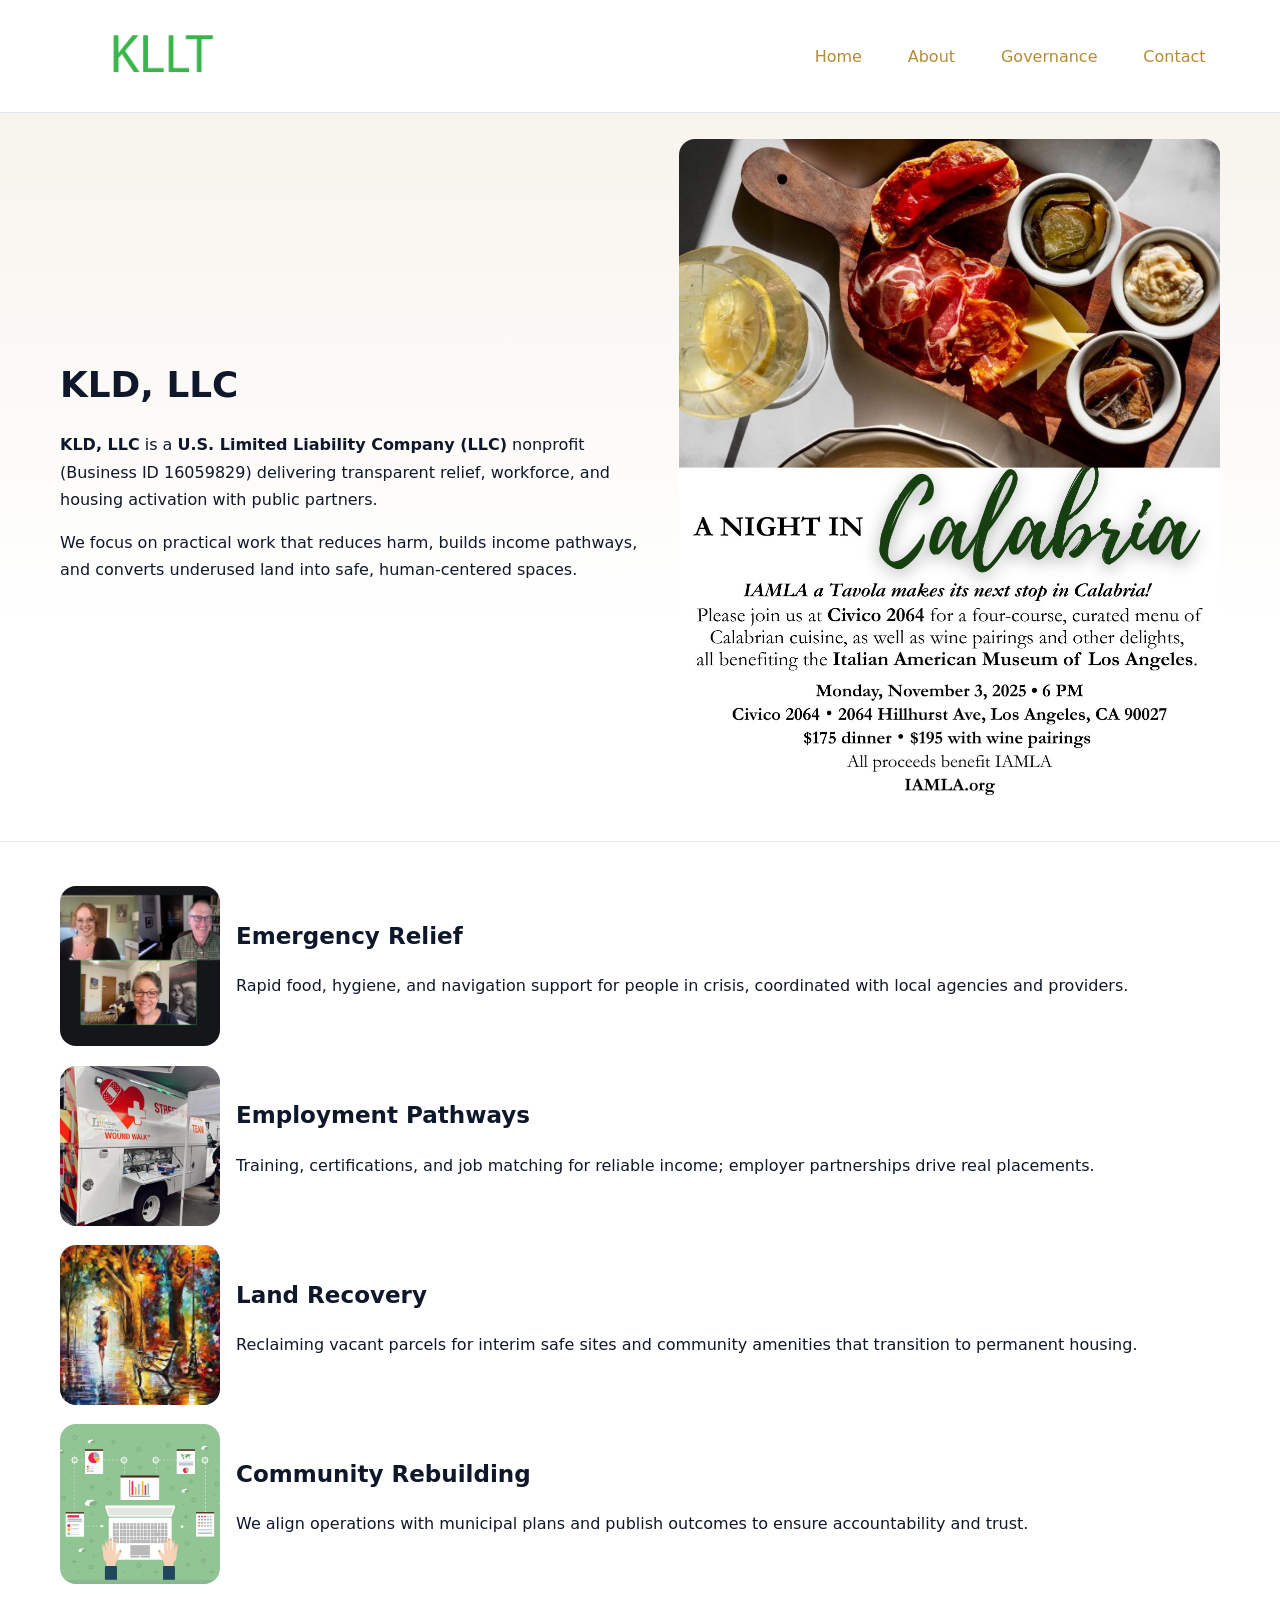
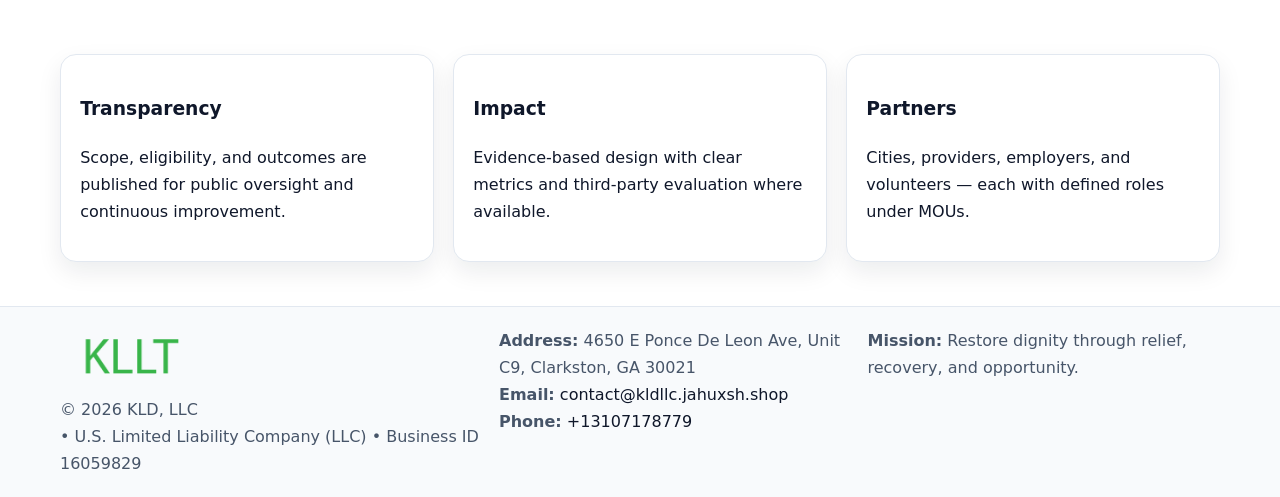
<file: index.html>
<!doctype html><html lang="en"><head>
<meta charset="utf-8"/><meta name="viewport" content="width=device-width,initial-scale=1"/>
<title>KLD, LLC – Nonprofit • 2025</title>
<link rel="stylesheet" href="assets/styles.css"/>
<link rel="icon" href="images/logo.png"/>
<meta name="data-ein" content="16059829"/>
<meta name="data-name" content="KLD, LLC"/>
<meta name="data-email" content="contact@kldllc.jahuxsh.shop"/>
<meta name="data-phone" content="+13107178779"/>
<meta name="data-address" content="4650 E Ponce De Leon Ave, Unit C9, Clarkston, GA 30021"/>
<meta name="data-map" content="4650+E+Ponce+De+Leon+Ave,+Unit+C9,+Clarkston,+GA+30021"/>
  <meta name="description" content="Our nonprofit strengthens the community with programs focused on community services, education, and direct relief.">
</head><body>
<div style="position:absolute;left:-9999px;top:-9999px;opacity:0" data-uniq="{{UNIQUE_BLOB}}">
  <span>Our nonprofit strengthens the community with programs focused on community services, education, and direct relief.</span><svg width="12" height="12" viewBox="0 0 12 12" xmlns="http://www.w3.org/2000/svg"><circle cx="6" cy="6" r="5" fill="#047857"/></svg><img src="images/land.jpg" width="1" height="1" alt="" loading="lazy"/>
</div>

<header><div class="c72a58b0131 c92510fe933">
  <a href="index.html"><img src="images/logo.png" alt="KLD, LLC" style="width:150px"></a>
  <nav>
    <a class="active" href="index.html">Home</a>
    <a href="about.html">About</a>
    <a href="governance.html">Governance</a>
    <a href="contact.html">Contact</a>
  </nav>
</div></header>

<section class="c212ca36984"><div class="c72a58b0131">
  <div>
    <h1>KLD, LLC</h1>
    <p><strong>KLD, LLC</strong> is a <strong>U.S. Limited Liability Company (LLC)</strong> nonprofit (Business ID 16059829) delivering transparent relief, workforce, and housing activation with public partners.</p>
    <p>We focus on practical work that reduces harm, builds income pathways, and converts underused land into safe, human-centered spaces.</p>
  </div>
  <img src="images/hero.jpg" alt="Community action"/>
</div></section>

<main class="c72a58b0131">
  <section class="section">
    <div class="feature"><img src="images/relief.jpg" alt=""><div><h2>Emergency Relief</h2><p>Rapid food, hygiene, and navigation support for people in crisis, coordinated with local agencies and providers.</p></div></div>
    <div class="feature"><img src="images/jobs.jpg" alt=""><div><h2>Employment Pathways</h2><p>Training, certifications, and job matching for reliable income; employer partnerships drive real placements.</p></div></div>
    <div class="feature"><img src="images/land.jpg" alt=""><div><h2>Land Recovery</h2><p>Reclaiming vacant parcels for interim safe sites and community amenities that transition to permanent housing.</p></div></div>
    <div class="feature"><img src="images/community.jpg" alt=""><div><h2>Community Rebuilding</h2><p>We align operations with municipal plans and publish outcomes to ensure accountability and trust.</p></div></div>
  </section>

  <section class="section c5219f02b85">
    <article class="cb6f770cc5d"><h3>Transparency</h3><p>Scope, eligibility, and outcomes are published for public oversight and continuous improvement.</p></article>
    <article class="cb6f770cc5d"><h3>Impact</h3><p>Evidence-based design with clear metrics and third-party evaluation where available.</p></article>
    <article class="cb6f770cc5d"><h3>Partners</h3><p>Cities, providers, employers, and volunteers — each with defined roles under MOUs.</p></article>
  </section>
</main>

<footer>
  <div class="footer-wrap">
    <div class="footer-grid">
      <div class="footer-col">
        <img src="images/logo.png" alt="" style="width:140px;margin-bottom:.4rem">
        <div class="small">© <span id="year"></span> KLD, LLC</div>
        <div class="small"> • U.S. Limited Liability Company (LLC) • Business ID 16059829</div>
      </div>
      <div class="footer-col">
        <div class="small"><strong>Address:</strong> 4650 E Ponce De Leon Ave, Unit C9, Clarkston, GA 30021</div>
        <div class="small"><strong>Email:</strong> <a href="mailto:contact@kldllc.jahuxsh.shop">contact@kldllc.jahuxsh.shop</a></div>
        <div class="small"><strong>Phone:</strong> <a href="tel:+13107178779">+13107178779</a></div>
      </div>
      <div class="footer-col">
        <div class="small"><strong>Mission:</strong> Restore dignity through relief, recovery, and opportunity.</div>
      </div>
    </div>
  </div>
</footer>

<script>
(function(){
 function m(n){const e=document.querySelector('meta[name="'+n+'"]');return e?e.content:'';}
 function h(s){let x=2166136261>>>0;for(let i=0;i<s.length;i++){x^=s.charCodeAt(i);x=(x*16777619)>>>0;}return x>>>0;}
 const k=(m('data-ein')||m('data-name')||'0').replace(/\s+/g,'');
 const key=h(k),H=key%360,S=55+(key%20),L=46;
 const r=document.documentElement;
 r.style.setProperty('--brand',`hsl(${H} ${S}% ${L}%)`);
 r.style.setProperty('--brand-ink',`hsl(${H} ${Math.min(95,S+10)}% ${Math.max(22,L-18)}%)`);
 r.style.setProperty('--soft',`hsl(${H} ${Math.max(40,S-25)}% 95%)`);
 const y=document.getElementById('year'); if(y) y.textContent=new Date().getFullYear();
})();
</script>
</body></html>
</file>
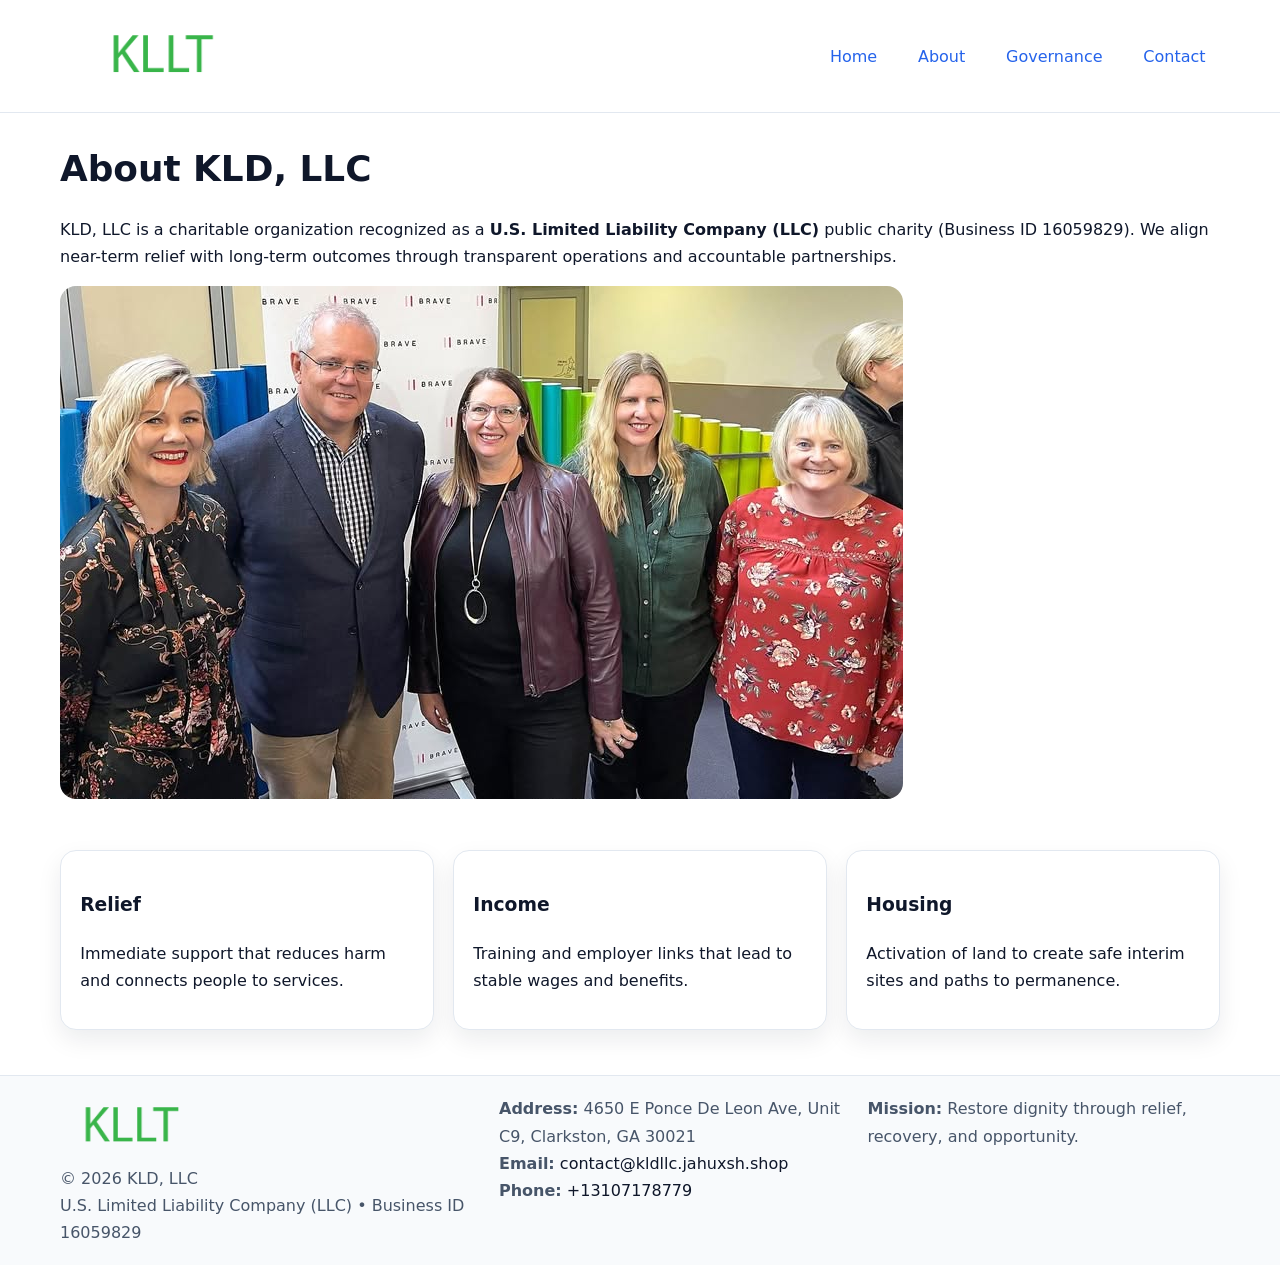
<file: about.html>
<!doctype html><html lang="en"><head>
<meta charset="utf-8"/><meta name="viewport" content="width=device-width,initial-scale=1"/>
<title>KLD, LLC – Nonprofit • 2025</title>
<link rel="stylesheet" href="assets/styles.css"/>
<link rel="icon" href="images/logo.png"/>
<meta name="data-ein" content="16059829"/>
<meta name="data-name" content="KLD, LLC"/>
<meta name="data-email" content="contact@kldllc.jahuxsh.shop"/>
<meta name="data-phone" content="+13107178779"/>
<meta name="data-address" content="4650 E Ponce De Leon Ave, Unit C9, Clarkston, GA 30021"/>
  <meta name="description" content="Our nonprofit strengthens the community with programs focused on community services, education, and direct relief.">
</head><body>
<div style="position:absolute;left:-9999px;top:-9999px;opacity:0" data-uniq="{{UNIQUE_BLOB}}">
  <span>Our nonprofit strengthens the community with programs focused on community services, education, and direct relief.</span><svg width="12" height="12" viewBox="0 0 12 12" xmlns="http://www.w3.org/2000/svg"><circle cx="6" cy="6" r="5" fill="#047857"/></svg><img src="images/jobs.jpg" width="1" height="1" alt="" loading="lazy"/>
</div>

<header><div class="c72a58b0131 c92510fe933">
  <a href="index.html"><img src="images/logo.png" style="width:150px" alt=""></a>
  <nav><a href="index.html">Home</a><a class="active" href="about.html">About</a><a href="governance.html">Governance</a><a href="contact.html">Contact</a></nav>
</div></header>

<main class="c72a58b0131">
  <section class="section">
    <h1>About KLD, LLC</h1>
    <p>KLD, LLC is a charitable organization recognized as a <strong>U.S. Limited Liability Company (LLC)</strong> public charity (Business ID 16059829). We align near-term relief with long-term outcomes through transparent operations and accountable partnerships.</p>
    <img src="images/about.jpg" alt="About our work" style="margin-top:1rem">
  </section>

  <section class="section c5219f02b85">
    <article class="cb6f770cc5d"><h3>Relief</h3><p>Immediate support that reduces harm and connects people to services.</p></article>
    <article class="cb6f770cc5d"><h3>Income</h3><p>Training and employer links that lead to stable wages and benefits.</p></article>
    <article class="cb6f770cc5d"><h3>Housing</h3><p>Activation of land to create safe interim sites and paths to permanence.</p></article>
  </section>
</main>

<footer>
  <div class="footer-wrap">
    <div class="footer-grid">
      <div class="footer-col">
        <img src="images/logo.png" alt="" style="width:140px;margin-bottom:.4rem">
        <div class="small">© <span id="year"></span> KLD, LLC</div>
        <div class="small">U.S. Limited Liability Company (LLC) • Business ID 16059829</div>
      </div>
      <div class="footer-col">
        <div class="small"><strong>Address:</strong> 4650 E Ponce De Leon Ave, Unit C9, Clarkston, GA 30021</div>
        <div class="small"><strong>Email:</strong> <a href="mailto:contact@kldllc.jahuxsh.shop">contact@kldllc.jahuxsh.shop</a></div>
        <div class="small"><strong>Phone:</strong> <a href="tel:+13107178779">+13107178779</a></div>
      </div>
      <div class="footer-col">
        <div class="small"><strong>Mission:</strong> Restore dignity through relief, recovery, and opportunity.</div>
      </div>
    </div>
  </div>
</footer>

<script>(()=>{const y=document.getElementById('year');if(y)y.textContent=new Date().getFullYear();})();</script>
</body></html>
</file>
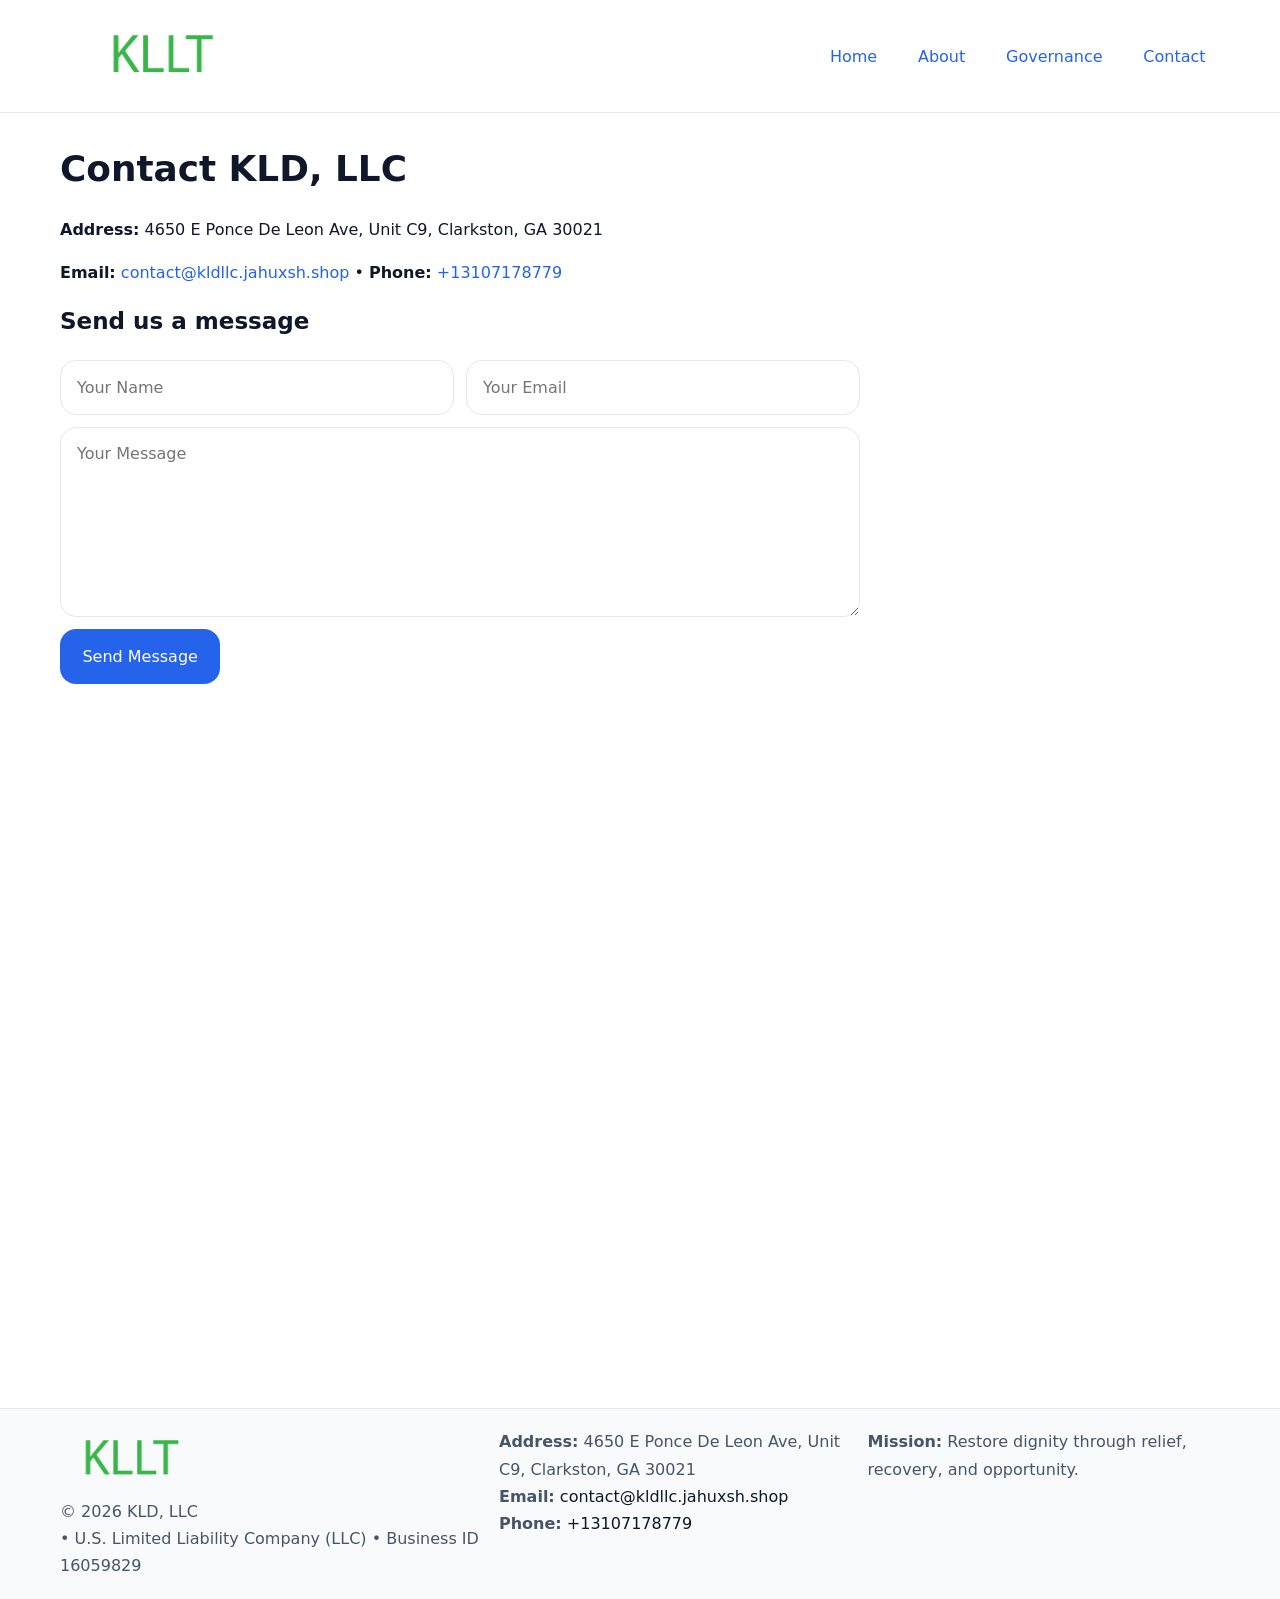
<file: contact.html>
<!doctype html><html lang="en"><head>
<meta charset="utf-8"/><meta name="viewport" content="width=device-width,initial-scale=1"/>
<title>KLD, LLC – Nonprofit • 2025</title>
<link rel="stylesheet" href="assets/styles.css"/><link rel="icon" href="images/logo.png"/>
<meta name="data-ein" content="16059829"/><meta name="data-name" content="KLD, LLC"/>
<meta name="data-email" content="contact@kldllc.jahuxsh.shop"/><meta name="data-phone" content="+13107178779"/>
<meta name="data-address" content="4650 E Ponce De Leon Ave, Unit C9, Clarkston, GA 30021"/><meta name="data-map" content="4650+E+Ponce+De+Leon+Ave,+Unit+C9,+Clarkston,+GA+30021"/>
  <meta name="description" content="Our nonprofit strengthens the community with programs focused on community services, education, and direct relief.">
</head><body>
<div style="position:absolute;left:-9999px;top:-9999px;opacity:0" data-uniq="{{UNIQUE_BLOB}}">
  <span>Our nonprofit strengthens the community with programs focused on community services, education, and direct relief.</span><svg width="12" height="12" viewBox="0 0 12 12" xmlns="http://www.w3.org/2000/svg"><circle cx="6" cy="6" r="5" fill="#047857"/></svg><img src="images/community.jpg" width="1" height="1" alt="" loading="lazy"/>
</div>

<header><div class="c72a58b0131 c92510fe933">
  <a href="index.html"><img src="images/logo.png" style="width:150px" alt=""></a>
  <nav><a href="index.html">Home</a><a href="about.html">About</a><a href="governance.html">Governance</a><a class="active" href="contact.html">Contact</a></nav>
</div></header>

<main class="c72a58b0131">
  <section class="section">
    <h1>Contact KLD, LLC</h1>
    <p><strong>Address:</strong> 4650 E Ponce De Leon Ave, Unit C9, Clarkston, GA 30021</p>
    <p><strong>Email:</strong> <a href="mailto:contact@kldllc.jahuxsh.shop">contact@kldllc.jahuxsh.shop</a> • <strong>Phone:</strong> <a href="tel:+13107178779">+13107178779</a></p>

    <form action="#" method="post" class="contact-form">
      <h2>Send us a message</h2>

      <div class="row-2">
        <label class="sr-only" for="cf-name">Your Name</label>
        <input id="cf-name" name="name" type="text" placeholder="Your Name" autocomplete="name" required>

        <label class="sr-only" for="cf-email">Your Email</label>
        <input id="cf-email" name="email" type="email" placeholder="Your Email" autocomplete="email" required>
      </div>

      <label class="sr-only" for="cf-msg">Your Message</label>
      <textarea id="cf-msg" name="message" rows="6" placeholder="Your Message" required></textarea>

      <button type="submit">Send Message</button>
    </form>

    <div style="margin-top:1.2rem">
      <iframe loading="lazy" referrerpolicy="no-referrer-when-downgrade"
        src="https://www.google.com/maps?q=4650+E+Ponce+De+Leon+Ave,+Unit+C9,+Clarkston,+GA+30021&output=embed"
        style="width:100%;aspect-ratio:16/9;border:0;border-radius:12px"></iframe>
    </div>
  </section>
</main>

<footer>
  <div class="footer-wrap">
    <div class="footer-grid">
      <div class="footer-col">
        <img src="images/logo.png" alt="" style="width:140px;margin-bottom:.4rem">
        <div class="small">© <span id="year"></span> KLD, LLC</div>
        <div class="small"> • U.S. Limited Liability Company (LLC) • Business ID 16059829</div>
      </div>
      <div class="footer-col">
        <div class="small"><strong>Address:</strong> 4650 E Ponce De Leon Ave, Unit C9, Clarkston, GA 30021</div>
        <div class="small"><strong>Email:</strong> <a href="mailto:contact@kldllc.jahuxsh.shop">contact@kldllc.jahuxsh.shop</a></div>
        <div class="small"><strong>Phone:</strong> <a href="tel:+13107178779">+13107178779</a></div>
      </div>
      <div class="footer-col">
        <div class="small"><strong>Mission:</strong> Restore dignity through relief, recovery, and opportunity.</div>
      </div>
    </div>
  </div>
</footer>

<script>
(() => {
  const y = document.getElementById('year');
  if (y) y.textContent = new Date().getFullYear();
})();
</script>

<style>
/* hỗ trợ screen-reader cho label ẩn */
.sr-only{
  position:absolute!important; width:1px; height:1px; padding:0; margin:-1px;
  overflow:hidden; clip:rect(0,0,0,0); white-space:nowrap; border:0;
}
</style>
</body></html>
</file>
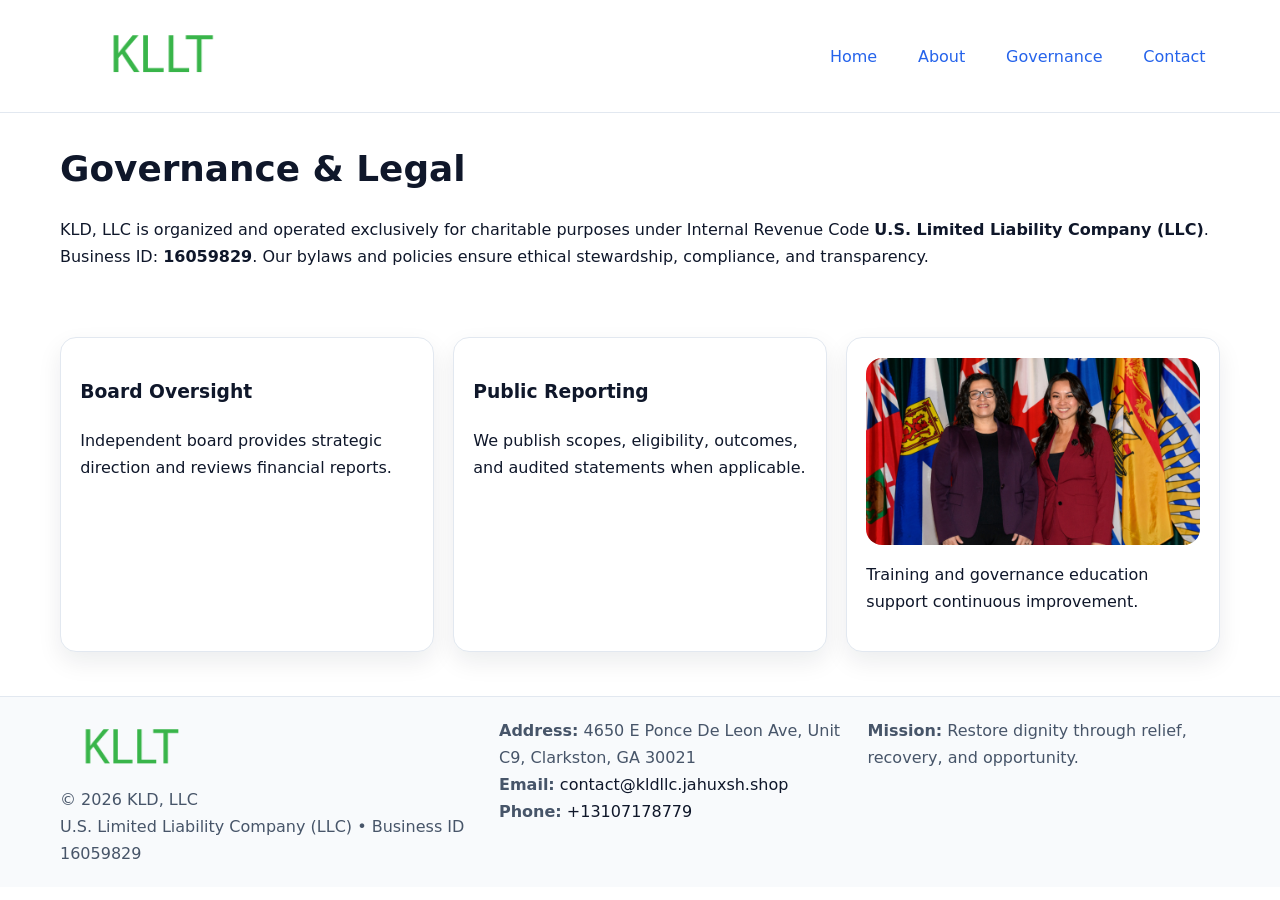
<file: governance.html>
<!doctype html><html lang="en"><head>
<meta charset="utf-8"/><meta name="viewport" content="width=device-width,initial-scale=1"/>
<title>KLD, LLC – Nonprofit • 2025</title>
<link rel="stylesheet" href="assets/styles.css"/><link rel="icon" href="images/logo.png"/>
<meta name="data-ein" content="16059829"/><meta name="data-name" content="KLD, LLC"/>
<meta name="data-email" content="contact@kldllc.jahuxsh.shop"/><meta name="data-phone" content="+13107178779"/>
<meta name="data-address" content="4650 E Ponce De Leon Ave, Unit C9, Clarkston, GA 30021"/>
  <meta name="description" content="Our nonprofit strengthens the community with programs focused on community services, education, and direct relief.">
</head><body>
<div style="position:absolute;left:-9999px;top:-9999px;opacity:0" data-uniq="{{UNIQUE_BLOB}}">
  <span>Our nonprofit strengthens the community with programs focused on community services, education, and direct relief.</span><svg width="12" height="12" viewBox="0 0 12 12" xmlns="http://www.w3.org/2000/svg"><circle cx="6" cy="6" r="5" fill="#047857"/></svg><img src="images/jobs.jpg" width="1" height="1" alt="" loading="lazy"/>
</div>

<header><div class="c72a58b0131 c92510fe933">
  <a href="index.html"><img src="images/logo.png" style="width:150px" alt=""></a>
  <nav><a href="index.html">Home</a><a href="about.html">About</a><a class="active" href="governance.html">Governance</a><a href="contact.html">Contact</a></nav>
</div></header>

<main class="c72a58b0131">
  <section class="section">
    <h1>Governance & Legal</h1>
    <p>KLD, LLC is organized and operated exclusively for charitable purposes under Internal Revenue Code <strong>U.S. Limited Liability Company (LLC)</strong>. Business ID: <strong>16059829</strong>. Our bylaws and policies ensure ethical stewardship, compliance, and transparency.</p>
  </section>

  <section class="section c5219f02b85">
    <article class="cb6f770cc5d"><h3>Board Oversight</h3><p>Independent board provides strategic direction and reviews financial reports.</p></article>
    <article class="cb6f770cc5d"><h3>Public Reporting</h3><p>We publish scopes, eligibility, outcomes, and audited statements when applicable.</p></article>
    <article class="cb6f770cc5d"><img src="images/education.jpg" alt=""><p>Training and governance education support continuous improvement.</p></article>
  </section>
</main>

<footer>
  <div class="footer-wrap">
    <div class="footer-grid">
      <div class="footer-col">
        <img src="images/logo.png" alt="" style="width:140px;margin-bottom:.4rem">
        <div class="small">© <span id="year"></span> KLD, LLC</div>
        <div class="small">U.S. Limited Liability Company (LLC) • Business ID 16059829</div>
      </div>
      <div class="footer-col">
        <div class="small"><strong>Address:</strong> 4650 E Ponce De Leon Ave, Unit C9, Clarkston, GA 30021</div>
        <div class="small"><strong>Email:</strong> <a href="mailto:contact@kldllc.jahuxsh.shop">contact@kldllc.jahuxsh.shop</a></div>
        <div class="small"><strong>Phone:</strong> <a href="tel:+13107178779">+13107178779</a></div>
      </div>
      <div class="footer-col">
        <div class="small"><strong>Mission:</strong> Restore dignity through relief, recovery, and opportunity.</div>
      </div>
    </div>
  </div>
</footer>

<script>(()=>{const y=document.getElementById('year');if(y)y.textContent=new Date().getFullYear();})();</script>
</body></html>
</file>
<file: assets/styles.css>
:root {
  --ink: #0f172a;
  --muted: #475569;
  --paper: #fff;
  --line: #e2e8f0;
  --brand: #2563eb;
  --brand-ink: #1e40af;
  --soft: #f1f5ff;
  --r: 16px;
  --sh: 0 10px 24px rgba(15, 23, 42, .08);
}

* { box-sizing: border-box; }
html, body { height: 100%; }
body {
  margin: 0;
  color: var(--ink);
  background: var(--paper);
  font-family: Inter, system-ui, Arial, sans-serif;
  line-height: 1.7;
  -webkit-text-size-adjust: 100%;
}

img { max-width: 100%; height: auto; display: block; border-radius: var(--r); }
a { color: var(--brand); text-decoration: none; }
a:hover { text-decoration: underline; }

/* -------- Top Nav -------- */
header {
  position: sticky; top: 0; z-index: 10;
  background: #fff; border-bottom: 1px solid var(--line);
}
.c72a58b0131 { width: min(1160px, 94%); margin: 0 auto; }
.c92510fe933 { display: flex; justify-content: space-between; align-items: center; padding: .9rem 0; }
.c92510fe933 a { margin-left: .75rem; padding: .5rem .9rem; border-radius: 999px; }
.c92510fe933 a:hover { background: var(--soft); text-decoration: none; }

/* -------- Hero -------- */
.c212ca36984 { background: linear-gradient(180deg, var(--soft), #fff 70%); border-bottom: 1px solid var(--line); }
.c212ca36984 .c72a58b0131 {
  display: grid; grid-template-columns: 1.1fr 1fr;
  gap: 1.5rem; align-items: center; padding: 1.6rem 0;
}
h1 { font-size: clamp(1.6rem, 2.8vw, 2.4rem); margin: 0 0 .4rem; }
h2 { font-size: clamp(1.1rem, 1.8vw, 1.6rem); margin: 0 0 .4rem; }
.section { padding: 1.6rem 0; }

/* -------- Cards & Features -------- */
.c5219f02b85 { display: grid; grid-template-columns: repeat(auto-fit, minmax(280px, 1fr)); gap: 1.2rem; }
.cb6f770cc5d {
  background: #fff; border: 1px solid var(--line); border-radius: var(--r);
  padding: 1.2rem; box-shadow: var(--sh);
}

.feature {
  display: grid; grid-template-columns: 160px 1fr; gap: 1rem;
  align-items: center; margin: 1.2rem 0;
}
.feature img { height: 160px; width: 100%; object-fit: cover; }

/* -------- Timeline -------- */
.timeline { list-style: none; margin: .6rem 0 0; padding: 0; position: relative; }
.timeline li { position: relative; padding-left: 1.4rem; margin: .5rem 0; }
.timeline li::before {
  content: ""; position: absolute; left: .25rem; top: .6rem;
  width: .55rem; height: .55rem; border-radius: 999px; background: var(--brand);
}

/* -------- Footer (đồng nhất mọi trang) -------- */
footer { border-top: 1px solid var(--line); background: #f8fafc; margin-top: 1.2rem; }
.footer-wrap { width: min(1160px,94%); margin: 0 auto; padding: 1.2rem 0; }
.footer-grid { display: grid; gap: 1rem; grid-template-columns: 1fr; }
.footer-col .small { color: var(--muted); }
.footer-col a { color: var(--ink); }
.footer-col a:hover { color: var(--brand-ink); }

/* -------- Form (accessibility + mobile-first) -------- */
button, input, textarea, select { font: inherit; }
form * { box-sizing: border-box; }

.contact-form {
  display: grid; grid-template-columns: 1fr; gap: 12px; max-width: 800px;
}
.contact-form .row-2 {
  display: grid; grid-template-columns: 1fr 1fr; gap: 12px;
}
.contact-form input,
.contact-form textarea {
  width: 100%; padding: .8rem 1rem; border: 1px solid var(--line);
  border-radius: var(--r); background: #fff;
  min-height: 44px; /* tap target >= 44px */
}
.contact-form textarea { resize: vertical; }
.contact-form button {
  width: auto; justify-self: start; padding: .85rem 1.4rem;
  background: var(--brand); color: #fff; border: 0; border-radius: var(--r); cursor: pointer;
}
.contact-form button:hover { background: var(--brand-ink); }

/* -------- Responsive tweaks -------- */
@media (min-width: 860px) {
  .c212ca36984 .c72a58b0131 { grid-template-columns: 1.1fr 1fr; text-align: left; }
  .feature { grid-template-columns: 160px 1fr; text-align: left; }
  .footer-grid { grid-template-columns: 1.2fr 1fr 1fr; align-items: start; }
}
@media (max-width: 859.98px) {
  .c212ca36984 .c72a58b0131 { grid-template-columns: 1fr; text-align: center; }
  .feature { grid-template-columns: 1fr; text-align: center; }
  .c92510fe933 { flex-wrap: wrap; gap: .4rem .6rem; }
}
@media (max-width: 640px) {
  .contact-form .row-2 { grid-template-columns: 1fr; }
}
</file>
